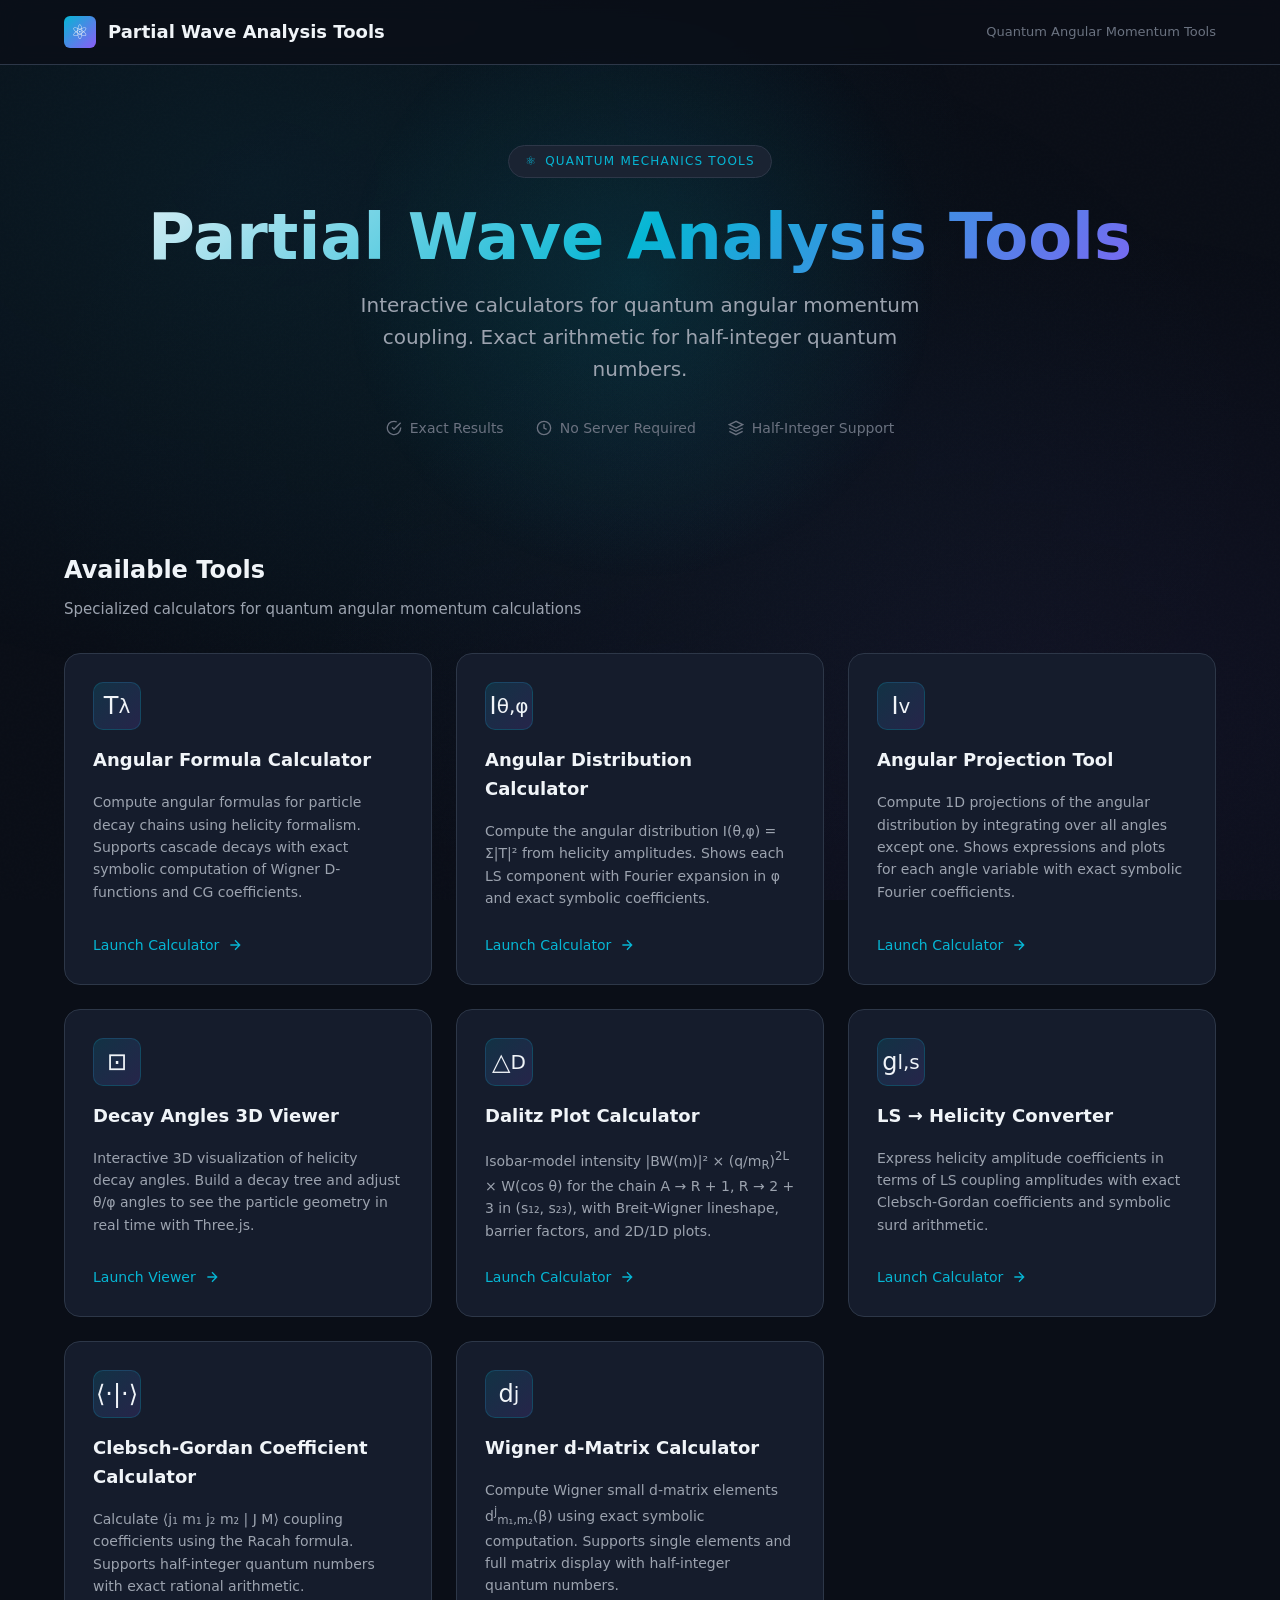
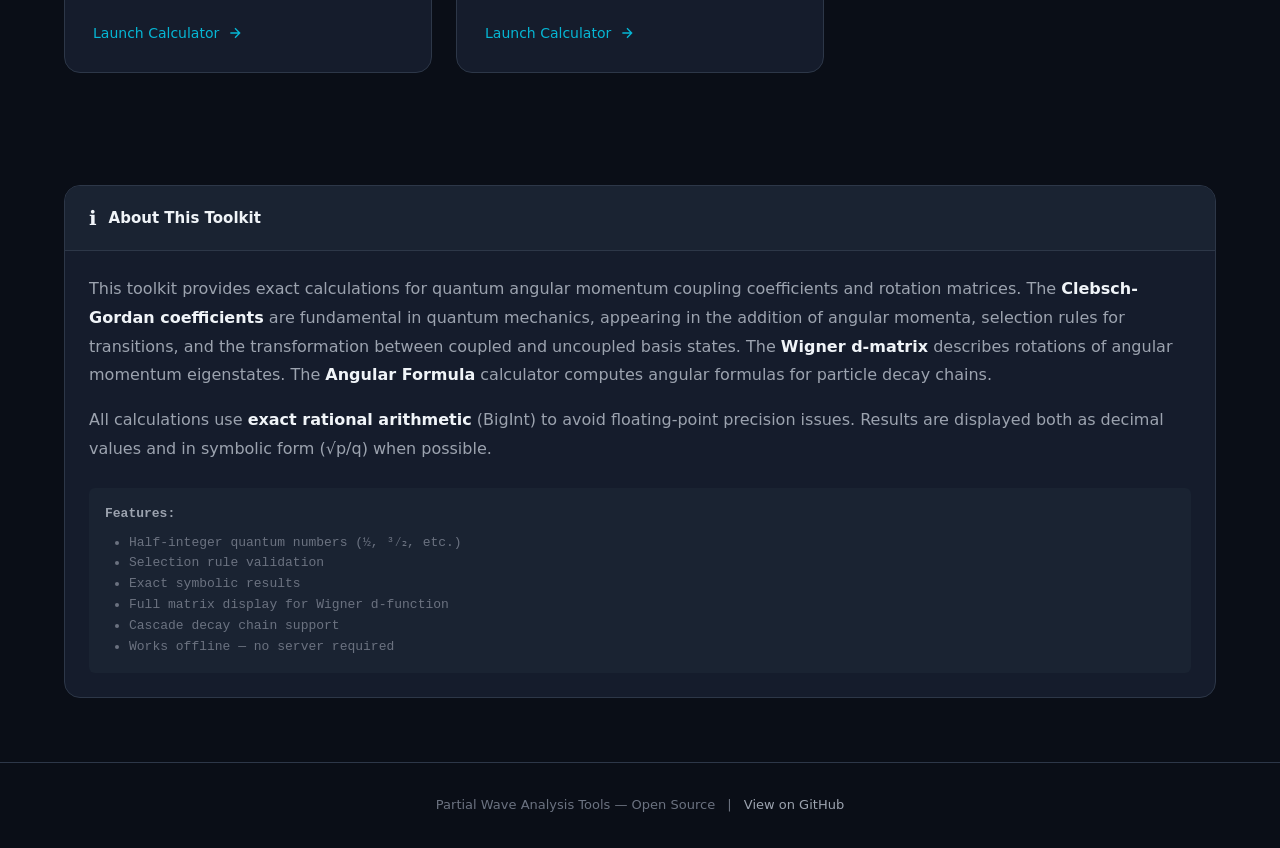
<file: index.html>
<!DOCTYPE html>
<html lang="en">
<head>
  <meta charset="UTF-8">
  <meta name="viewport" content="width=device-width, initial-scale=1.0">
  <meta name="description" content="Partial Wave Analysis Tools - Interactive calculators and visualizations for quantum angular momentum coupling, partial wave analysis, and more.">
  
  <title>Partial Wave Analysis Tools | Quantum Angular Momentum Calculators</title>
  <link rel="stylesheet" href="assets/css/style.css">
</head>
<body>
  <!-- Header -->
  <header class="header">
    <div class="container">
      <div class="header-content">
        <a href="index.html" class="logo">
          <div class="logo-icon">⚛</div>
          <span>Partial Wave Analysis Tools</span>
        </a>
        <div style="font-size: 0.8125rem; color: var(--text-muted);">
          Quantum Angular Momentum Tools
        </div>
      </div>
    </div>
  </header>

  <!-- Hero Section -->
  <section class="hero">
    <div class="container">
      <div class="hero-content">
        <div class="hero-badge">
          <span>⚛</span>
          <span>Quantum Mechanics Tools</span>
        </div>
        <h1 class="hero-title">Partial Wave Analysis Tools</h1>
        <p class="hero-subtitle">
          Interactive calculators for quantum angular momentum coupling. 
          Exact arithmetic for half-integer quantum numbers.
        </p>
        <div class="hero-meta">
          <div class="hero-meta-item">
            <svg width="16" height="16" viewBox="0 0 24 24" fill="none" stroke="currentColor" stroke-width="2">
              <path d="M22 11.08V12a10 10 0 1 1-5.93-9.14"></path>
              <polyline points="22,4 12,14.01 9,11.01"></polyline>
            </svg>
            <span>Exact Results</span>
          </div>
          <div class="hero-meta-item">
            <svg width="16" height="16" viewBox="0 0 24 24" fill="none" stroke="currentColor" stroke-width="2">
              <circle cx="12" cy="12" r="10"></circle>
              <polyline points="12,6 12,12 16,14"></polyline>
            </svg>
            <span>No Server Required</span>
          </div>
          <div class="hero-meta-item">
            <svg width="16" height="16" viewBox="0 0 24 24" fill="none" stroke="currentColor" stroke-width="2">
              <path d="M12 2L2 7l10 5 10-5-10-5z"></path>
              <path d="M2 17l10 5 10-5"></path>
              <path d="M2 12l10 5 10-5"></path>
            </svg>
            <span>Half-Integer Support</span>
          </div>
        </div>
      </div>
    </div>
  </section>

  <!-- Tools Section -->
  <section class="tools-section">
    <div class="container">
      <div class="section-header">
        <h2 class="section-title">Available Tools</h2>
        <p class="section-subtitle">
          Specialized calculators for quantum angular momentum calculations
        </p>
      </div>

      <div class="tools-grid">
        <!-- Clebsch-Gordan Calculator -->
        <!-- Angular Formula Calculator -->
        <a href="tools/get-angle-calculator.html" class="tool-card">
          <div class="tool-icon">T<sub>λ</sub></div>
          <h3 class="tool-title">Angular Formula Calculator</h3>
          <p class="tool-description">
            Compute angular formulas for particle decay chains using helicity formalism.
            Supports cascade decays with exact symbolic computation of Wigner D-functions and CG coefficients.
          </p>
          <span class="tool-cta">
            Launch Calculator
            <svg viewBox="0 0 24 24" fill="none" stroke="currentColor" stroke-width="2">
              <path d="M5 12h14M12 5l7 7-7 7"/>
            </svg>
          </span>
        </a>

        <!-- Angular Distribution Calculator -->
        <a href="tools/angular-distribution.html" class="tool-card">
          <div class="tool-icon">I<sub>θ,φ</sub></div>
          <h3 class="tool-title">Angular Distribution Calculator</h3>
          <p class="tool-description">
            Compute the angular distribution I(θ,φ) = Σ|T|² from helicity amplitudes.
            Shows each LS component with Fourier expansion in φ and exact symbolic coefficients.
          </p>
          <span class="tool-cta">
            Launch Calculator
            <svg viewBox="0 0 24 24" fill="none" stroke="currentColor" stroke-width="2">
              <path d="M5 12h14M12 5l7 7-7 7"/>
            </svg>
          </span>
        </a>

        <!-- Angular Projection Tool -->
        <a href="tools/angular-projection.html" class="tool-card">
          <div class="tool-icon">I<sub>v</sub></div>
          <h3 class="tool-title">Angular Projection Tool</h3>
          <p class="tool-description">
            Compute 1D projections of the angular distribution by integrating
            over all angles except one. Shows expressions and plots for each
            angle variable with exact symbolic Fourier coefficients.
          </p>
          <span class="tool-cta">
            Launch Calculator
            <svg viewBox="0 0 24 24" fill="none" stroke="currentColor" stroke-width="2">
              <path d="M5 12h14M12 5l7 7-7 7"/>
            </svg>
          </span>
        </a>

        <!-- Decay Angles 3D Viewer -->
        <a href="tools/decay-angles-3d.html" class="tool-card">
          <div class="tool-icon">⊡</div>
          <h3 class="tool-title">Decay Angles 3D Viewer</h3>
          <p class="tool-description">
            Interactive 3D visualization of helicity decay angles. Build a decay tree and
            adjust θ/φ angles to see the particle geometry in real time with Three.js.
          </p>
          <span class="tool-cta">
            Launch Viewer
            <svg viewBox="0 0 24 24" fill="none" stroke="currentColor" stroke-width="2">
              <path d="M5 12h14M12 5l7 7-7 7"/>
            </svg>
          </span>
        </a>

        <!-- Dalitz Plot Calculator -->
        <a href="tools/dalitz-plot.html" class="tool-card">
          <div class="tool-icon">△<sub>D</sub></div>
          <h3 class="tool-title">Dalitz Plot Calculator</h3>
          <p class="tool-description">
            Isobar-model intensity |BW(m)|² × (q/m<sub>R</sub>)<sup>2L</sup> × W(cos θ)
            for the chain A → R + 1, R → 2 + 3 in (s₁₂, s₂₃), with
            Breit-Wigner lineshape, barrier factors, and 2D/1D plots.
          </p>
          <span class="tool-cta">
            Launch Calculator
            <svg viewBox="0 0 24 24" fill="none" stroke="currentColor" stroke-width="2">
              <path d="M5 12h14M12 5l7 7-7 7"/>
            </svg>
          </span>
        </a>

        <!-- LS → Helicity Converter -->
        <a href="tools/ls-to-helicity.html" class="tool-card">
          <div class="tool-icon">g<sub>l,s</sub></div>
          <h3 class="tool-title">LS → Helicity Converter</h3>
          <p class="tool-description">
            Express helicity amplitude coefficients in terms of LS coupling amplitudes
            with exact Clebsch-Gordan coefficients and symbolic surd arithmetic.
          </p>
          <span class="tool-cta">
            Launch Calculator
            <svg viewBox="0 0 24 24" fill="none" stroke="currentColor" stroke-width="2">
              <path d="M5 12h14M12 5l7 7-7 7"/>
            </svg>
          </span>
        </a>

        <a href="tools/cg-calculator.html" class="tool-card">
          <div class="tool-icon">⟨·|·⟩</div>
          <h3 class="tool-title">Clebsch-Gordan Coefficient Calculator</h3>
          <p class="tool-description">
            Calculate ⟨j₁ m₁ j₂ m₂ | J M⟩ coupling coefficients using the Racah formula. 
            Supports half-integer quantum numbers with exact rational arithmetic.
          </p>
          <span class="tool-cta">
            Launch Calculator
            <svg viewBox="0 0 24 24" fill="none" stroke="currentColor" stroke-width="2">
              <path d="M5 12h14M12 5l7 7-7 7"/>
            </svg>
          </span>
        </a>

        <!-- Wigner d-Matrix Calculator -->
        <a href="tools/wigner-d-calculator.html" class="tool-card">
          <div class="tool-icon">d<sup>j</sup></div>
          <h3 class="tool-title">Wigner d-Matrix Calculator</h3>
          <p class="tool-description">
            Compute Wigner small d-matrix elements d<sup>j</sup><sub>m₁,m₂</sub>(β) using exact symbolic computation.
            Supports single elements and full matrix display with half-integer quantum numbers.
          </p>
          <span class="tool-cta">
            Launch Calculator
            <svg viewBox="0 0 24 24" fill="none" stroke="currentColor" stroke-width="2">
              <path d="M5 12h14M12 5l7 7-7 7"/>
            </svg>
          </span>
        </a>

      </div>
    </div>
  </section>

  <!-- Info Section -->
  <section style="padding: 2rem 0 4rem;">
    <div class="container">
      <div class="calc-card">
        <div class="calc-card-header">
          <span class="calc-card-icon">ℹ️</span>
          <h3 class="calc-card-title">About This Toolkit</h3>
        </div>
        <div class="calc-card-body">
          <p style="color: var(--text-secondary); line-height: 1.8;">
            This toolkit provides exact calculations for quantum angular momentum coupling coefficients and rotation matrices. 
            The <strong style="color: var(--text-primary);">Clebsch-Gordan coefficients</strong> are fundamental 
            in quantum mechanics, appearing in the addition of angular momenta, selection rules for transitions, 
            and the transformation between coupled and uncoupled basis states. The <strong style="color: var(--text-primary);">Wigner d-matrix</strong> 
            describes rotations of angular momentum eigenstates. The <strong style="color: var(--text-primary);">Angular Formula</strong> 
            calculator computes angular formulas for particle decay chains.
          </p>
          <p style="color: var(--text-secondary); line-height: 1.8; margin-top: 1rem;">
            All calculations use <strong style="color: var(--text-primary);">exact rational arithmetic</strong> 
            (BigInt) to avoid floating-point precision issues. Results are displayed both as decimal values 
            and in symbolic form (√p/q) when possible.
          </p>
          <div style="margin-top: 1.5rem; padding: 1rem; background: var(--bg-tertiary); border-radius: var(--radius-sm); font-family: var(--font-sans); font-size: 0.8125rem; color: var(--text-muted);">
<strong style="color: var(--text-secondary);">Features:</strong>
              <ul style="margin-top: 0.5rem; padding-left: 1.5rem;">
                <li>Half-integer quantum numbers (½, ³⁄₂, etc.)</li>
                <li>Selection rule validation</li>
                <li>Exact symbolic results</li>
                <li>Full matrix display for Wigner d-function</li>
                <li>Cascade decay chain support</li>
                <li>Works offline — no server required</li>
              </ul>
          </div>
        </div>
      </div>
    </div>
  </section>

  <!-- Footer -->
  <footer class="footer">
    <div class="container">
      <p>
        Partial Wave Analysis Tools — Open Source
        <span style="margin: 0 0.5rem;">|</span>
        <a href="https://github.com" class="footer-link">View on GitHub</a>
      </p>
    </div>
  </footer>

  <script src="assets/js/main.js"></script>
</body>
</html>
</file>
<file: assets/css/style.css>
/* Partial Wave Analysis Tools - Modern Dark Theme */
/* CSS Variables */
:root {
  --bg-primary: #0a0e17;
  --bg-secondary: #111827;
  --bg-tertiary: #1a2332;
  --bg-card: #151c2c;
  --bg-card-hover: #1e2840;
  --text-primary: #f0f4f8;
  --text-secondary: #9ca3af;
  --text-muted: #6b7280;
  --accent: #06b6d4;
  --accent-secondary: #8b5cf6;
  --accent-glow: rgba(6, 182, 212, 0.3);
  --border: #2d3748;
  --border-hover: #4a5568;
  --success: #10b981;
  --error: #ef4444;
  --warning: #f59e0b;
  --font-sans: 'SF Mono', 'Fira Code', 'Cascadia Code', 'Consolas', monospace;
  --font-display: -apple-system, BlinkMacSystemFont, 'Segoe UI', system-ui, sans-serif;
  --shadow-sm: 0 1px 2px rgba(0, 0, 0, 0.4);
  --shadow-md: 0 4px 6px rgba(0, 0, 0, 0.4);
  --shadow-lg: 0 10px 15px rgba(0, 0, 0, 0.5);
  --shadow-glow: 0 0 30px rgba(6, 182, 212, 0.15);
  --radius-sm: 6px;
  --radius-md: 10px;
  --radius-lg: 16px;
  --transition-fast: 0.15s ease;
  --transition-normal: 0.25s ease;
  --transition-slow: 0.4s ease;
}

/* Reset & Base */
*, *::before, *::after {
  box-sizing: border-box;
  margin: 0;
  padding: 0;
}

html {
  font-size: 16px;
  scroll-behavior: smooth;
}

@media (prefers-reduced-motion: reduce) {
  html {
    scroll-behavior: auto;
  }
  *, *::before, *::after {
    animation-duration: 0.01ms !important;
    animation-iteration-count: 1 !important;
    transition-duration: 0.01ms !important;
  }
}

body {
  font-family: var(--font-display);
  background: var(--bg-primary);
  color: var(--text-primary);
  line-height: 1.6;
  min-height: 100vh;
  overflow-x: hidden;
}

/* Dark scrollbars so the dark theme has no light strip */
* {
  scrollbar-width: thin;
  scrollbar-color: rgba(99, 102, 241, 0.45) transparent;
}
*::-webkit-scrollbar {
  width: 10px;
  height: 10px;
}
*::-webkit-scrollbar-track {
  background: transparent;
}
*::-webkit-scrollbar-thumb {
  background: rgba(99, 102, 241, 0.35);
  border-radius: 5px;
}
*::-webkit-scrollbar-thumb:hover {
  background: rgba(99, 102, 241, 0.55);
}


/* Background pattern */
body::before {
  content: '';
  position: fixed;
  top: 0;
  left: 0;
  width: 100%;
  height: 100%;
  background: 
    radial-gradient(ellipse at 20% 20%, rgba(6, 182, 212, 0.08) 0%, transparent 50%),
    radial-gradient(ellipse at 80% 80%, rgba(139, 92, 246, 0.06) 0%, transparent 50%),
    radial-gradient(ellipse at 50% 50%, rgba(6, 182, 212, 0.03) 0%, transparent 70%);
  pointer-events: none;
  z-index: -1;
}

/* Grid noise overlay */
body::after {
  content: '';
  position: fixed;
  top: 0;
  left: 0;
  width: 100%;
  height: 100%;
  background-image: url("data:image/svg+xml,%3Csvg viewBox='0 0 400 400' xmlns='http://www.w3.org/2000/svg'%3E%3Cfilter id='noiseFilter'%3E%3CfeTurbulence type='fractalNoise' baseFrequency='0.9' numOctaves='4' stitchTiles='stitch'/%3E%3C/filter%3E%3Crect width='100%25' height='100%25' filter='url(%23noiseFilter)'/%3E%3C/svg%3E");
  opacity: 0.015;
  pointer-events: none;
  z-index: -1;
}

/* Container */
.container {
  width: 100%;
  max-width: 1200px;
  margin: 0 auto;
  padding: 0 1.5rem;
}

/* Header */
.header {
  padding: 1rem 0;
  border-bottom: 1px solid var(--border);
  background: rgba(10, 14, 23, 0.8);
  backdrop-filter: blur(10px);
  position: sticky;
  top: 0;
  z-index: 100;
}

.header-content {
  display: flex;
  justify-content: space-between;
  align-items: center;
  gap: 1rem;
}

.logo {
  display: flex;
  align-items: center;
  gap: 0.75rem;
  text-decoration: none;
  color: var(--text-primary);
  font-weight: 600;
  font-size: 1.125rem;
  transition: opacity var(--transition-fast);
}

.logo:hover {
  opacity: 0.85;
}

.logo-icon {
  width: 32px;
  height: 32px;
  background: linear-gradient(135deg, var(--accent) 0%, var(--accent-secondary) 100%);
  border-radius: var(--radius-sm);
  display: flex;
  align-items: center;
  justify-content: center;
  font-size: 1.25rem;
}

.back-link {
  display: inline-flex;
  align-items: center;
  gap: 0.5rem;
  color: var(--text-secondary);
  text-decoration: none;
  font-size: 0.875rem;
  padding: 0.5rem 1rem;
  border-radius: var(--radius-sm);
  background: var(--bg-tertiary);
  border: 1px solid var(--border);
  transition: all var(--transition-fast);
}

.back-link:hover {
  color: var(--text-primary);
  background: var(--bg-card-hover);
  border-color: var(--border-hover);
}

.back-link:focus-visible {
  outline: 2px solid var(--accent);
  outline-offset: 2px;
}

/* Hero Section */
.hero {
  padding: 5rem 0 4rem;
  text-align: center;
  position: relative;
}

.hero::before {
  content: '';
  position: absolute;
  top: 50%;
  left: 50%;
  transform: translate(-50%, -50%);
  width: 600px;
  height: 600px;
  background: radial-gradient(circle, var(--accent-glow) 0%, transparent 70%);
  opacity: 0.4;
  pointer-events: none;
}

.hero-content {
  position: relative;
  z-index: 1;
}

.hero-badge {
  display: inline-flex;
  align-items: center;
  gap: 0.5rem;
  background: var(--bg-tertiary);
  border: 1px solid var(--border);
  padding: 0.375rem 1rem;
  border-radius: 50px;
  font-size: 0.75rem;
  color: var(--accent);
  text-transform: uppercase;
  letter-spacing: 0.1em;
  margin-bottom: 1.5rem;
  animation: fadeInUp 0.6s ease;
}

.hero-title {
  font-size: clamp(2.5rem, 8vw, 4rem);
  font-weight: 700;
  line-height: 1.1;
  margin-bottom: 1rem;
  background: linear-gradient(135deg, var(--text-primary) 0%, var(--accent) 50%, var(--accent-secondary) 100%);
  background-clip: text;
  -webkit-background-clip: text;
  -webkit-text-fill-color: transparent;
  animation: fadeInUp 0.6s ease 0.1s both;
}

.hero-subtitle {
  font-size: clamp(1rem, 3vw, 1.25rem);
  color: var(--text-secondary);
  max-width: 600px;
  margin: 0 auto 2rem;
  animation: fadeInUp 0.6s ease 0.2s both;
}

.hero-meta {
  display: flex;
  justify-content: center;
  gap: 2rem;
  flex-wrap: wrap;
  font-size: 0.875rem;
  color: var(--text-muted);
  animation: fadeInUp 0.6s ease 0.3s both;
}

.hero-meta-item {
  display: flex;
  align-items: center;
  gap: 0.5rem;
}

/* Tools Grid */
.tools-section {
  padding: 3rem 0 5rem;
}

.section-header {
  margin-bottom: 2rem;
}

.section-title {
  font-size: 1.5rem;
  font-weight: 600;
  margin-bottom: 0.5rem;
  color: var(--text-primary);
}

.section-subtitle {
  color: var(--text-secondary);
  font-size: 0.9375rem;
}

.tools-grid {
  display: grid;
  grid-template-columns: repeat(auto-fill, minmax(300px, 1fr));
  gap: 1.5rem;
}

/* Tool Card */
.tool-card {
  background: var(--bg-card);
  border: 1px solid var(--border);
  border-radius: var(--radius-lg);
  padding: 1.75rem;
  display: flex;
  flex-direction: column;
  gap: 1rem;
  text-decoration: none;
  color: inherit;
  position: relative;
  overflow: hidden;
  transition: all var(--transition-normal);
}

.tool-card::before {
  content: '';
  position: absolute;
  top: 0;
  left: 0;
  right: 0;
  height: 2px;
  background: linear-gradient(90deg, var(--accent) 0%, var(--accent-secondary) 100%);
  transform: scaleX(0);
  transform-origin: left;
  transition: transform var(--transition-normal);
}

.tool-card:hover {
  background: var(--bg-card-hover);
  border-color: var(--border-hover);
  transform: translateY(-2px);
  box-shadow: var(--shadow-lg), var(--shadow-glow);
}

.tool-card:hover::before {
  transform: scaleX(1);
}

.tool-card:focus-visible {
  outline: 2px solid var(--accent);
  outline-offset: 2px;
}

.tool-card.coming-soon {
  opacity: 0.5;
  pointer-events: none;
}

.tool-card.coming-soon::after {
  content: 'Coming Soon';
  position: absolute;
  top: 1rem;
  right: -2rem;
  background: var(--warning);
  color: var(--bg-primary);
  font-size: 0.625rem;
  font-weight: 700;
  text-transform: uppercase;
  letter-spacing: 0.05em;
  padding: 0.25rem 2.5rem;
  transform: rotate(45deg);
}

.tool-icon {
  width: 48px;
  height: 48px;
  border-radius: var(--radius-md);
  display: flex;
  align-items: center;
  justify-content: center;
  font-size: 1.5rem;
  background: linear-gradient(135deg, rgba(6, 182, 212, 0.15) 0%, rgba(139, 92, 246, 0.15) 100%);
  border: 1px solid rgba(6, 182, 212, 0.2);
}

.tool-title {
  font-size: 1.125rem;
  font-weight: 600;
  color: var(--text-primary);
}

.tool-description {
  font-size: 0.875rem;
  color: var(--text-secondary);
  line-height: 1.6;
  flex-grow: 1;
}

.tool-cta {
  display: inline-flex;
  align-items: center;
  gap: 0.5rem;
  font-size: 0.875rem;
  font-weight: 500;
  color: var(--accent);
  margin-top: 0.5rem;
}

.tool-cta svg {
  width: 16px;
  height: 16px;
  transition: transform var(--transition-fast);
}

.tool-card:hover .tool-cta svg {
  transform: translateX(4px);
}

/* Calculator Page */
.calc-page {
  padding: 2rem 0 4rem;
  min-height: calc(100vh - 60px);
}

.calc-header {
  margin-bottom: 2rem;
}

.calc-title {
  font-size: 2rem;
  font-weight: 700;
  margin-bottom: 0.5rem;
  background: linear-gradient(135deg, var(--text-primary) 0%, var(--accent) 100%);
  background-clip: text;
  -webkit-background-clip: text;
  -webkit-text-fill-color: transparent;
}

.calc-subtitle {
  color: var(--text-secondary);
  font-size: 1rem;
}

.calc-grid {
  display: grid;
  grid-template-columns: 1fr;
  gap: 2rem;
}

@media (min-width: 1024px) {
  .calc-grid {
    grid-template-columns: 1fr 1fr;
  }
}

/* Calculator Card */
.calc-card {
  background: var(--bg-card);
  border: 1px solid var(--border);
  border-radius: var(--radius-lg);
  overflow: hidden;
}

.calc-card-header {
  background: var(--bg-tertiary);
  padding: 1rem 1.5rem;
  border-bottom: 1px solid var(--border);
  display: flex;
  align-items: center;
  gap: 0.75rem;
}

.calc-card-icon {
  font-size: 1.25rem;
}

.calc-card-title {
  font-size: 0.9375rem;
  font-weight: 600;
}

.calc-card-body {
  padding: 1.5rem;
}

/* Form Styles */
.form-group {
  margin-bottom: 1.25rem;
}

.form-group:last-child {
  margin-bottom: 0;
}

.form-label {
  display: block;
  font-size: 0.8125rem;
  font-weight: 500;
  color: var(--text-secondary);
  margin-bottom: 0.5rem;
  font-family: var(--font-sans);
}

.form-input {
  width: 100%;
  max-width: 9rem;
  padding: 0.5rem 0.75rem;
  background: var(--bg-secondary);
  border: 1px solid var(--border);
  border-radius: var(--radius-sm);
  color: var(--text-primary);
  font-family: var(--font-mono, var(--font-sans));
  font-size: 0.9375rem;
  text-align: center;
  transition: all var(--transition-fast);
}

.form-input:hover {
  border-color: var(--border-hover);
}

.form-input:focus {
  outline: none;
  border-color: var(--accent);
  box-shadow: 0 0 0 3px var(--accent-glow);
}

.form-input::placeholder {
  color: var(--text-muted);
}

.form-row {
  display: grid;
  grid-template-columns: 1fr 1fr;
  gap: 1rem;
}

.form-hint {
  font-size: 0.75rem;
  color: var(--text-muted);
  margin-top: 0.375rem;
  font-family: var(--font-sans);
}

/* Button Styles */
.btn {
  display: inline-flex;
  align-items: center;
  justify-content: center;
  gap: 0.5rem;
  padding: 0.75rem 1.5rem;
  font-size: 0.9375rem;
  font-weight: 500;
  font-family: var(--font-display);
  border-radius: var(--radius-sm);
  border: none;
  cursor: pointer;
  transition: all var(--transition-fast);
  text-decoration: none;
}

.btn:focus-visible {
  outline: 2px solid var(--accent);
  outline-offset: 2px;
}

.btn-primary {
  background: linear-gradient(135deg, var(--accent) 0%, var(--accent-secondary) 100%);
  color: var(--bg-primary);
}

.btn-primary:hover {
  opacity: 0.9;
  transform: translateY(-1px);
  box-shadow: 0 4px 12px var(--accent-glow);
}

.btn-secondary {
  background: var(--bg-tertiary);
  color: var(--text-primary);
  border: 1px solid var(--border);
}

.btn-secondary:hover {
  background: var(--bg-card-hover);
  border-color: var(--border-hover);
}

.btn-ghost {
  background: transparent;
  color: var(--text-secondary);
  padding: 0.5rem 0.75rem;
  font-size: 0.8125rem;
}

.btn-ghost:hover {
  color: var(--accent);
  background: rgba(6, 182, 212, 0.1);
}

.btn-group {
  display: flex;
  gap: 0.75rem;
  flex-wrap: wrap;
  margin-top: 1.5rem;
}

/* Results Panel */
.results-panel {
  background: var(--bg-card);
  border: 1px solid var(--border);
  border-radius: var(--radius-lg);
  overflow: hidden;
}

.results-header {
  background: var(--bg-tertiary);
  padding: 1rem 1.5rem;
  border-bottom: 1px solid var(--border);
  display: flex;
  align-items: center;
  justify-content: space-between;
}

.results-status {
  display: flex;
  align-items: center;
  gap: 0.5rem;
  font-size: 0.875rem;
}

.status-indicator {
  width: 8px;
  height: 8px;
  border-radius: 50%;
  background: var(--text-muted);
}

.status-indicator.success {
  background: var(--success);
}

.status-indicator.error {
  background: var(--error);
}

.results-body {
  padding: 1.5rem;
}

.result-item {
  margin-bottom: 1.5rem;
}

.result-item:last-child {
  margin-bottom: 0;
}

.result-label {
  font-size: 0.75rem;
  text-transform: uppercase;
  letter-spacing: 0.05em;
  color: var(--text-muted);
  margin-bottom: 0.5rem;
  font-family: var(--font-sans);
}

.result-value {
  font-family: var(--font-sans);
  font-size: 1.5rem;
  font-weight: 600;
  color: var(--accent);
  word-break: break-all;
}

.result-value.small {
  font-size: 1.125rem;
}

.result-error {
  background: rgba(239, 68, 68, 0.1);
  border: 1px solid rgba(239, 68, 68, 0.3);
  border-radius: var(--radius-sm);
  padding: 1rem;
  color: var(--error);
  font-size: 0.875rem;
}

.result-warning {
  background: rgba(245, 158, 11, 0.1);
  border: 1px solid rgba(245, 158, 11, 0.3);
  border-radius: var(--radius-sm);
  padding: 1rem;
  color: var(--warning);
  font-size: 0.875rem;
}

/* Examples Section */
.examples-section {
  margin-top: 2rem;
}

.examples-title {
  font-size: 0.8125rem;
  font-weight: 500;
  color: var(--text-secondary);
  margin-bottom: 0.75rem;
  font-family: var(--font-sans);
}

.examples-grid {
  display: flex;
  flex-wrap: wrap;
  gap: 0.5rem;
}

.example-btn {
  font-family: var(--font-sans);
  font-size: 0.75rem;
  padding: 0.5rem 0.875rem;
  background: var(--bg-secondary);
  border: 1px solid var(--border);
  border-radius: var(--radius-sm);
  color: var(--text-secondary);
  cursor: pointer;
  transition: all var(--transition-fast);
}

.example-btn:hover {
  background: var(--bg-tertiary);
  border-color: var(--accent);
  color: var(--accent);
}

.example-btn:focus-visible {
  outline: 2px solid var(--accent);
  outline-offset: 2px;
}

/* Formula Section */
.formula-section {
  margin-top: 2rem;
}

.formula-card {
  background: var(--bg-tertiary);
  border: 1px solid var(--border);
  border-radius: var(--radius-md);
  padding: 1.25rem;
}

.formula-title {
  font-size: 0.875rem;
  font-weight: 600;
  color: var(--text-primary);
  margin-bottom: 1rem;
}

.formula-content {
  font-family: var(--font-sans);
  font-size: 0.8125rem;
  color: var(--text-secondary);
  line-height: 1.8;
  overflow-x: auto;
  white-space: pre-wrap;
  word-break: break-word;
}

.formula-note {
  font-size: 0.75rem;
  color: var(--text-muted);
  margin-top: 1rem;
  font-style: italic;
}

/* Footer */
.footer {
  border-top: 1px solid var(--border);
  padding: 2rem 0;
  text-align: center;
  color: var(--text-muted);
  font-size: 0.8125rem;
}

.footer-link {
  color: var(--text-secondary);
  text-decoration: none;
  transition: color var(--transition-fast);
}

.footer-link:hover {
  color: var(--accent);
}

/* Animations */
@keyframes fadeInUp {
  from {
    opacity: 0;
    transform: translateY(20px);
  }
  to {
    opacity: 1;
    transform: translateY(0);
  }
}

@keyframes pulse {
  0%, 100% {
    opacity: 1;
  }
  50% {
    opacity: 0.5;
  }
}

.loading {
  animation: pulse 1.5s ease-in-out infinite;
}

/* Responsive */
@media (max-width: 640px) {
  .container {
    padding: 0 1rem;
  }
  
  .hero {
    padding: 3rem 0 2.5rem;
  }
  
  .hero-meta {
    gap: 1rem;
  }
  
  .tools-grid {
    grid-template-columns: 1fr;
  }
  
  .calc-card-body {
    padding: 1rem;
  }
  
  .form-row {
    grid-template-columns: 1fr;
  }
  
  .result-value {
    font-size: 1.25rem;
  }
  
  .examples-grid {
    flex-direction: column;
  }
  
  .example-btn {
    width: 100%;
    text-align: center;
  }
}

/* Utility Classes */
.sr-only {
  position: absolute;
  width: 1px;
  height: 1px;
  padding: 0;
  margin: -1px;
  overflow: hidden;
  clip: rect(0, 0, 0, 0);
  white-space: nowrap;
  border: 0;
}

.text-center {
  text-align: center;
}

.mt-2 {
  margin-top: 2rem;
}

.mb-1 {
  margin-bottom: 1rem;
}
</file>
